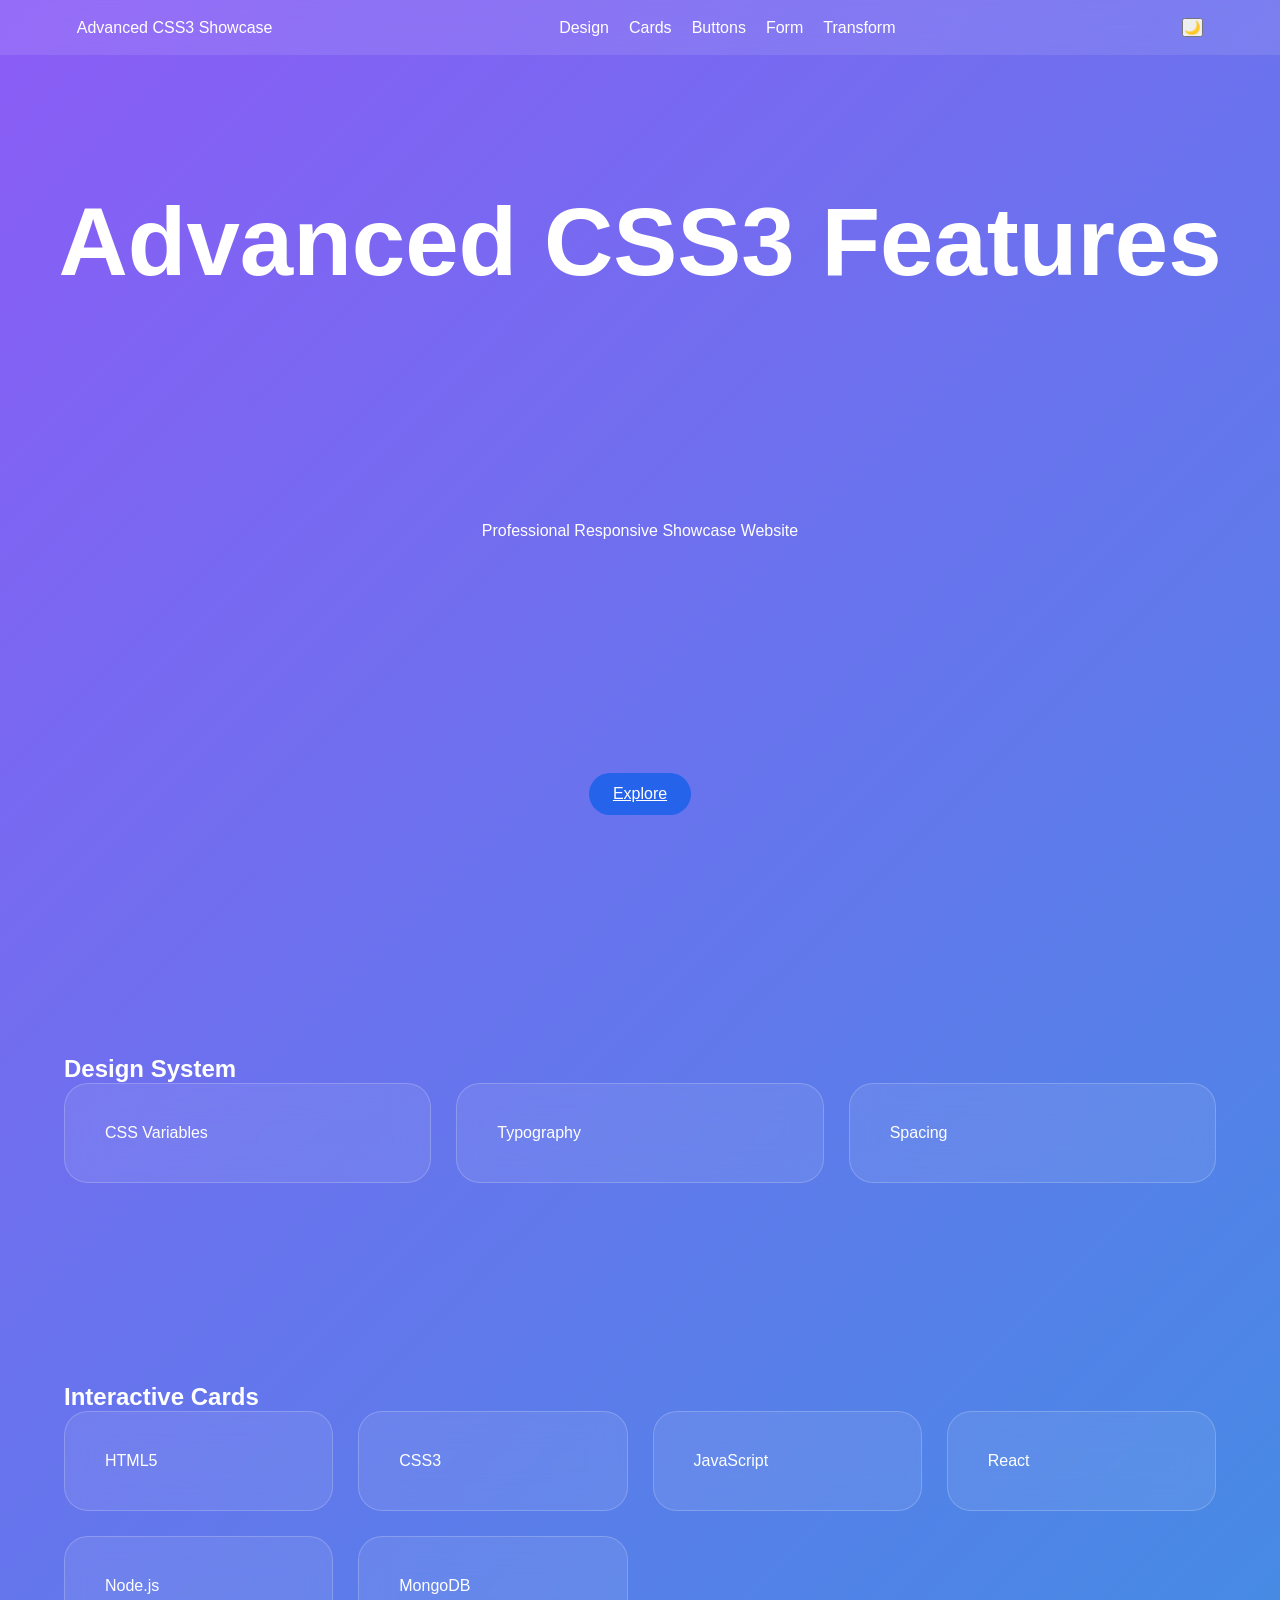
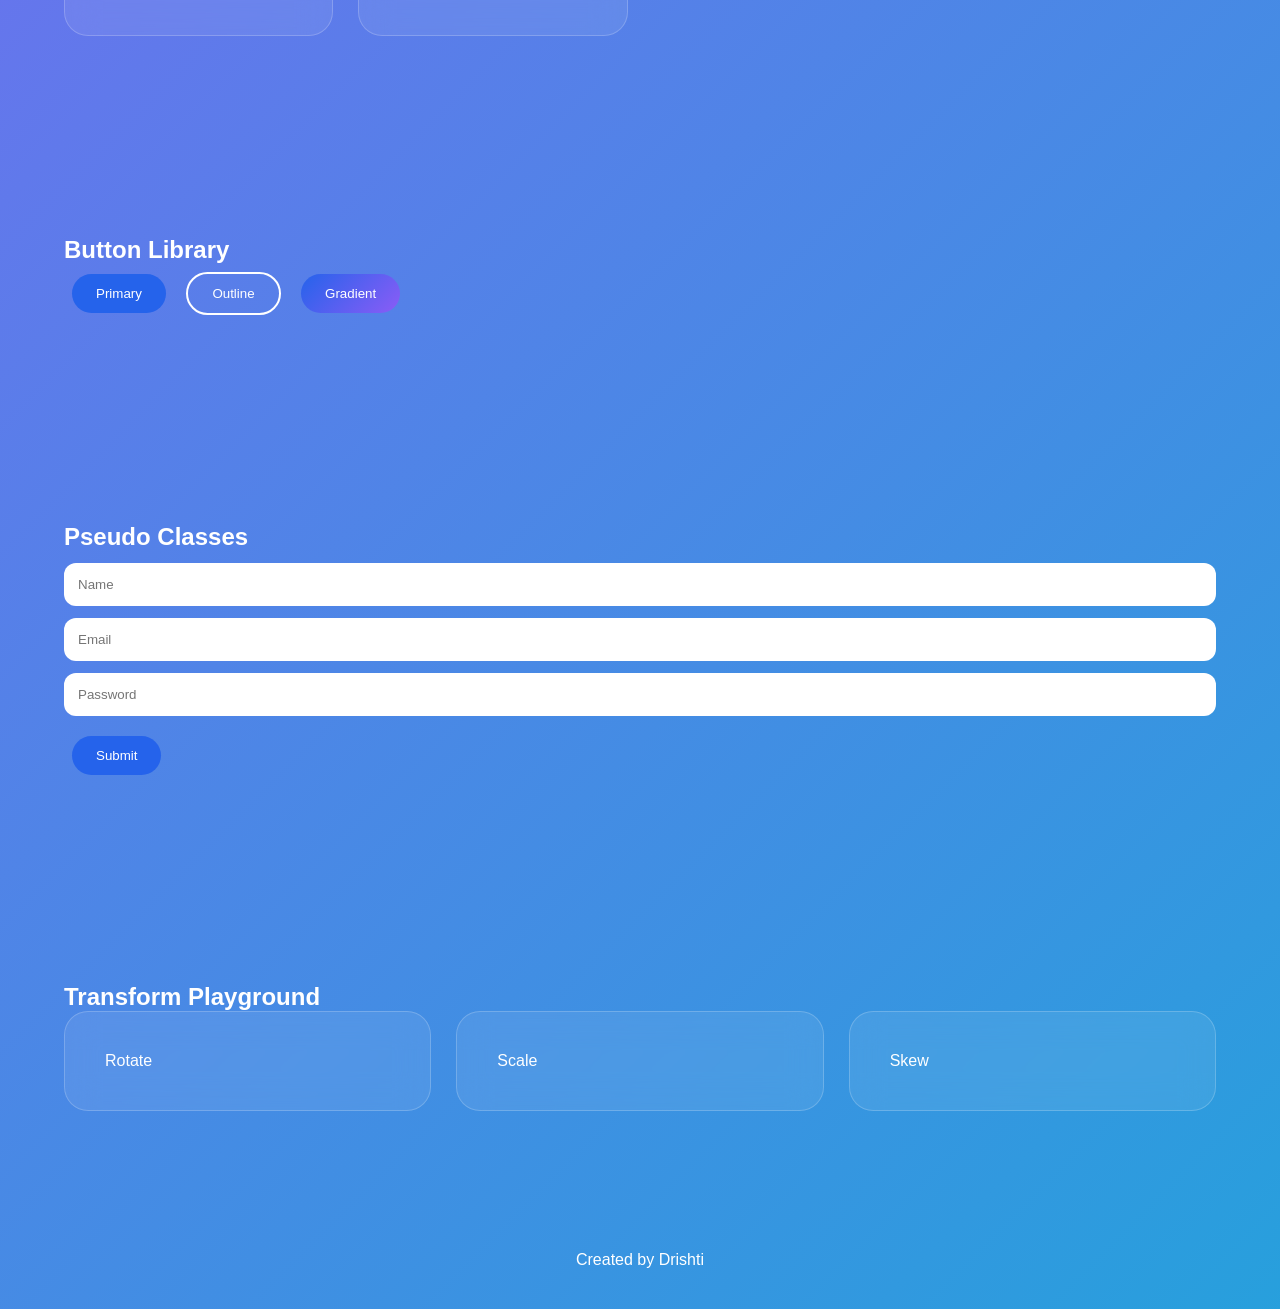
<file: index.html>
<!DOCTYPE html>
<html lang="en">
<head>
<meta charset="UTF-8">
<meta name="viewport" content="width=device-width, initial-scale=1.0">
<title>Advanced CSS3 Showcase</title>
<link rel="stylesheet" href="website.css">
</head>
<body>
<nav class="navbar">
<div class="logo">Advanced CSS3 Showcase</div>
<ul>
<li><a href="#design">Design</a></li>
<li><a href="#cards">Cards</a></li>
<li><a href="#buttons">Buttons</a></li>
<li><a href="#form">Form</a></li>
<li><a href="#transform">Transform</a></li>
</ul>
<button id="themeBtn">🌙</button>
</nav>

<header class="hero">
<h1>Advanced CSS3 Features</h1>
<p>Professional Responsive Showcase Website</p>
<a href="#design" class="btn primary">Explore</a>
</header>

<section id="design" class="container">
<h2>Design System</h2>
<div class="grid">
<div class="card">CSS Variables</div>
<div class="card">Typography</div>
<div class="card">Spacing</div>
</div>
</section>

<section id="cards" class="container">
<h2>Interactive Cards</h2>
<div class="grid">
<div class="card">HTML5</div>
<div class="card">CSS3</div>
<div class="card">JavaScript</div>
<div class="card">React</div>
<div class="card">Node.js</div>
<div class="card">MongoDB</div>
</div>
</section>

<section id="buttons" class="container">
<h2>Button Library</h2>
<button class="btn primary">Primary</button>
<button class="btn outline">Outline</button>
<button class="btn gradient">Gradient</button>
</section>

<section id="form" class="container">
<h2>Pseudo Classes</h2>
<form>
<input type="text" placeholder="Name" required>
<input type="email" placeholder="Email" required>
<input type="password" placeholder="Password" required>
<button class="btn primary">Submit</button>
</form>
</section>

<section id="transform" class="container">
<h2>Transform Playground</h2>
<div class="grid">
<div class="box rotate">Rotate</div>
<div class="box scale">Scale</div>
<div class="box skew">Skew</div>
</div>
</section>

<footer>Created by Drishti</footer>
<script src="SCRIPT.JS"></script>
</body>
</html>
</file>
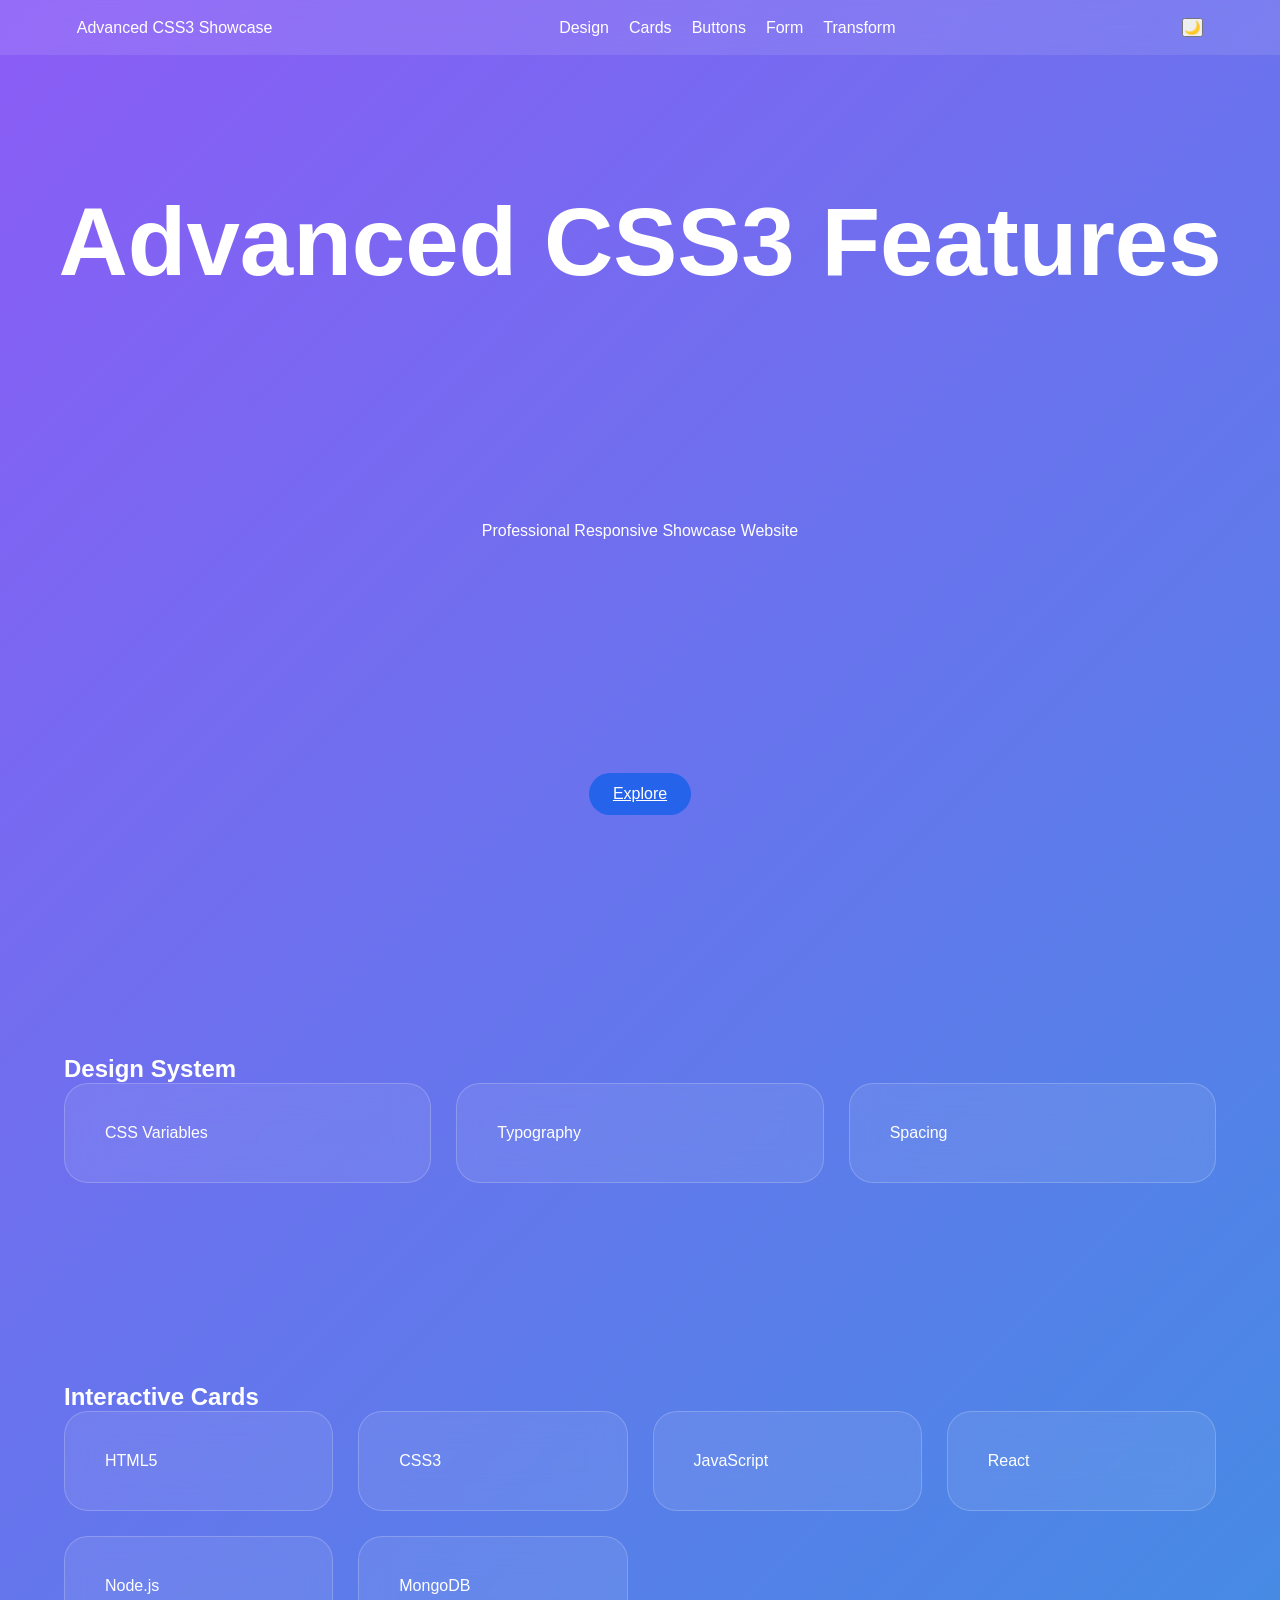
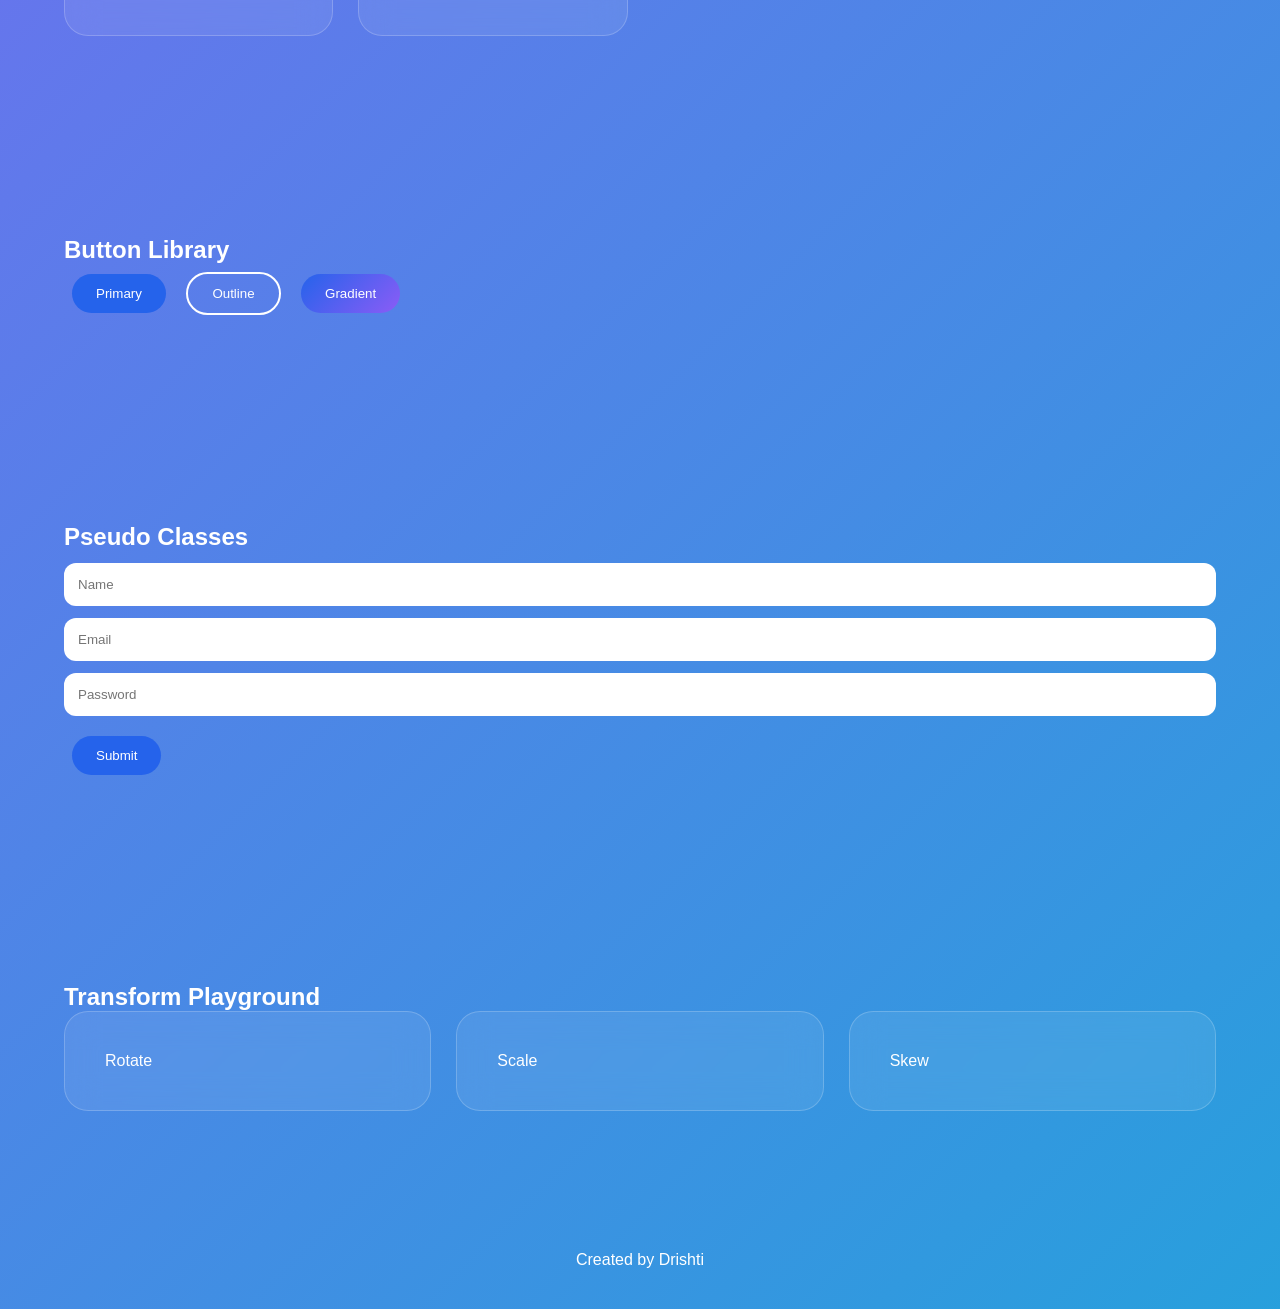
<file: website.html>
<!DOCTYPE html>
<html lang="en">
<head>
<meta charset="UTF-8">
<meta name="viewport" content="width=device-width, initial-scale=1.0">
<title>Advanced CSS3 Showcase</title>
<link rel="stylesheet" href="website.css">
</head>
<body>
<nav class="navbar">
<div class="logo">Advanced CSS3 Showcase</div>
<ul>
<li><a href="#design">Design</a></li>
<li><a href="#cards">Cards</a></li>
<li><a href="#buttons">Buttons</a></li>
<li><a href="#form">Form</a></li>
<li><a href="#transform">Transform</a></li>
</ul>
<button id="themeBtn">🌙</button>
</nav>

<header class="hero">
<h1>Advanced CSS3 Features</h1>
<p>Professional Responsive Showcase Website</p>
<a href="#design" class="btn primary">Explore</a>
</header>

<section id="design" class="container">
<h2>Design System</h2>
<div class="grid">
<div class="card">CSS Variables</div>
<div class="card">Typography</div>
<div class="card">Spacing</div>
</div>
</section>

<section id="cards" class="container">
<h2>Interactive Cards</h2>
<div class="grid">
<div class="card">HTML5</div>
<div class="card">CSS3</div>
<div class="card">JavaScript</div>
<div class="card">React</div>
<div class="card">Node.js</div>
<div class="card">MongoDB</div>
</div>
</section>

<section id="buttons" class="container">
<h2>Button Library</h2>
<button class="btn primary">Primary</button>
<button class="btn outline">Outline</button>
<button class="btn gradient">Gradient</button>
</section>

<section id="form" class="container">
<h2>Pseudo Classes</h2>
<form>
<input type="text" placeholder="Name" required>
<input type="email" placeholder="Email" required>
<input type="password" placeholder="Password" required>
<button class="btn primary">Submit</button>
</form>
</section>

<section id="transform" class="container">
<h2>Transform Playground</h2>
<div class="grid">
<div class="box rotate">Rotate</div>
<div class="box scale">Scale</div>
<div class="box skew">Skew</div>
</div>
</section>

<footer>Created by Drishti</footer>
<script src="SCRIPT.JS"></script>
</body>
</html>
</file>
<file: website.css>
:root {
    --primary: #2563eb;
    --bg: #0f172a;
    --card: rgba(255, 255, 255, .08);
    --text: #fff;
}

.light {
    --bg: #f8fafc;
    --card: #fff;
    --text: #111827;
}

* {
    margin: 0;
    padding: 0;
    box-sizing: border-box;
    font-family: Poppins, sans-serif
}

html {
    scroll-behavior: smooth
}

body {
    background: linear-gradient(-45deg, #0f172a, #2563eb, #06b6d4, #8b5cf6);
    background-size: 400% 400%;
    animation: bg 12s ease infinite;
    color: var(--text)
}

@keyframes bg {
    0% {
        background-position: 0 50%
    }

    50% {
        background-position: 100% 50%
    }

    100% {
        background-position: 0 50%
    }
}

.navbar {
    position: sticky;
    top: 0;
    display: flex;
    justify-content: space-between;
    align-items: center;
    padding: 18px 6%;
    backdrop-filter: blur(20px);
    background: rgba(255, 255, 255, .1)
}

.navbar ul {
    display: flex;
    gap: 20px;
    list-style: none
}

.navbar a {
    color: white;
    text-decoration: none
}

.hero {
    min-height: 100vh;
    display: grid;
    place-items: center;
    text-align: center;
    padding: 20px
}

.hero h1 {
    font-size: clamp(3rem, 8vw, 6rem)
}

.container {
    width: min(1200px, 90%);
    margin: auto;
    padding: 100px 0
}

.grid {
    display: grid;
    grid-template-columns: repeat(auto-fit, minmax(250px, 1fr));
    gap: 25px
}

.card,
.box {
    background: var(--card);
    backdrop-filter: blur(16px);
    padding: 40px;
    border-radius: 24px;
    border: 1px solid rgba(255, 255, 255, .2);
    transition: .4s
}

.card:hover,
.box:hover {
    transform: translateY(-10px) scale(1.03);
    box-shadow: 0 20px 40px rgba(0, 0, 0, .3)
}

.btn {
    padding: 12px 24px;
    border: none;
    border-radius: 999px;
    cursor: pointer;
    margin: 8px
}

.primary {
    background: #2563eb;
    color: #fff
}

.outline {
    background: none;
    border: 2px solid #fff;
    color: #fff
}

.gradient {
    background: linear-gradient(135deg, #2563eb, #8b5cf6);
    color: #fff
}

input {
    display: block;
    width: 100%;
    padding: 14px;
    margin: 12px 0;
    border-radius: 12px;
    border: none
}

input:focus {
    outline: 2px solid cyan
}

input:valid {
    background: #d4edda
}

.rotate:hover {
    transform: rotate(15deg)
}

.scale:hover {
    transform: scale(1.15)
}

.skew:hover {
    transform: skew(12deg)
}

footer {
    text-align: center;
    padding: 40px
}

@media(max-width:768px) {
    .navbar {
        flex-direction: column;
        gap: 10px
    }

    .navbar ul {
        flex-direction: column
    }

    .container {
        padding: 70px 0
    }
}
</file>
